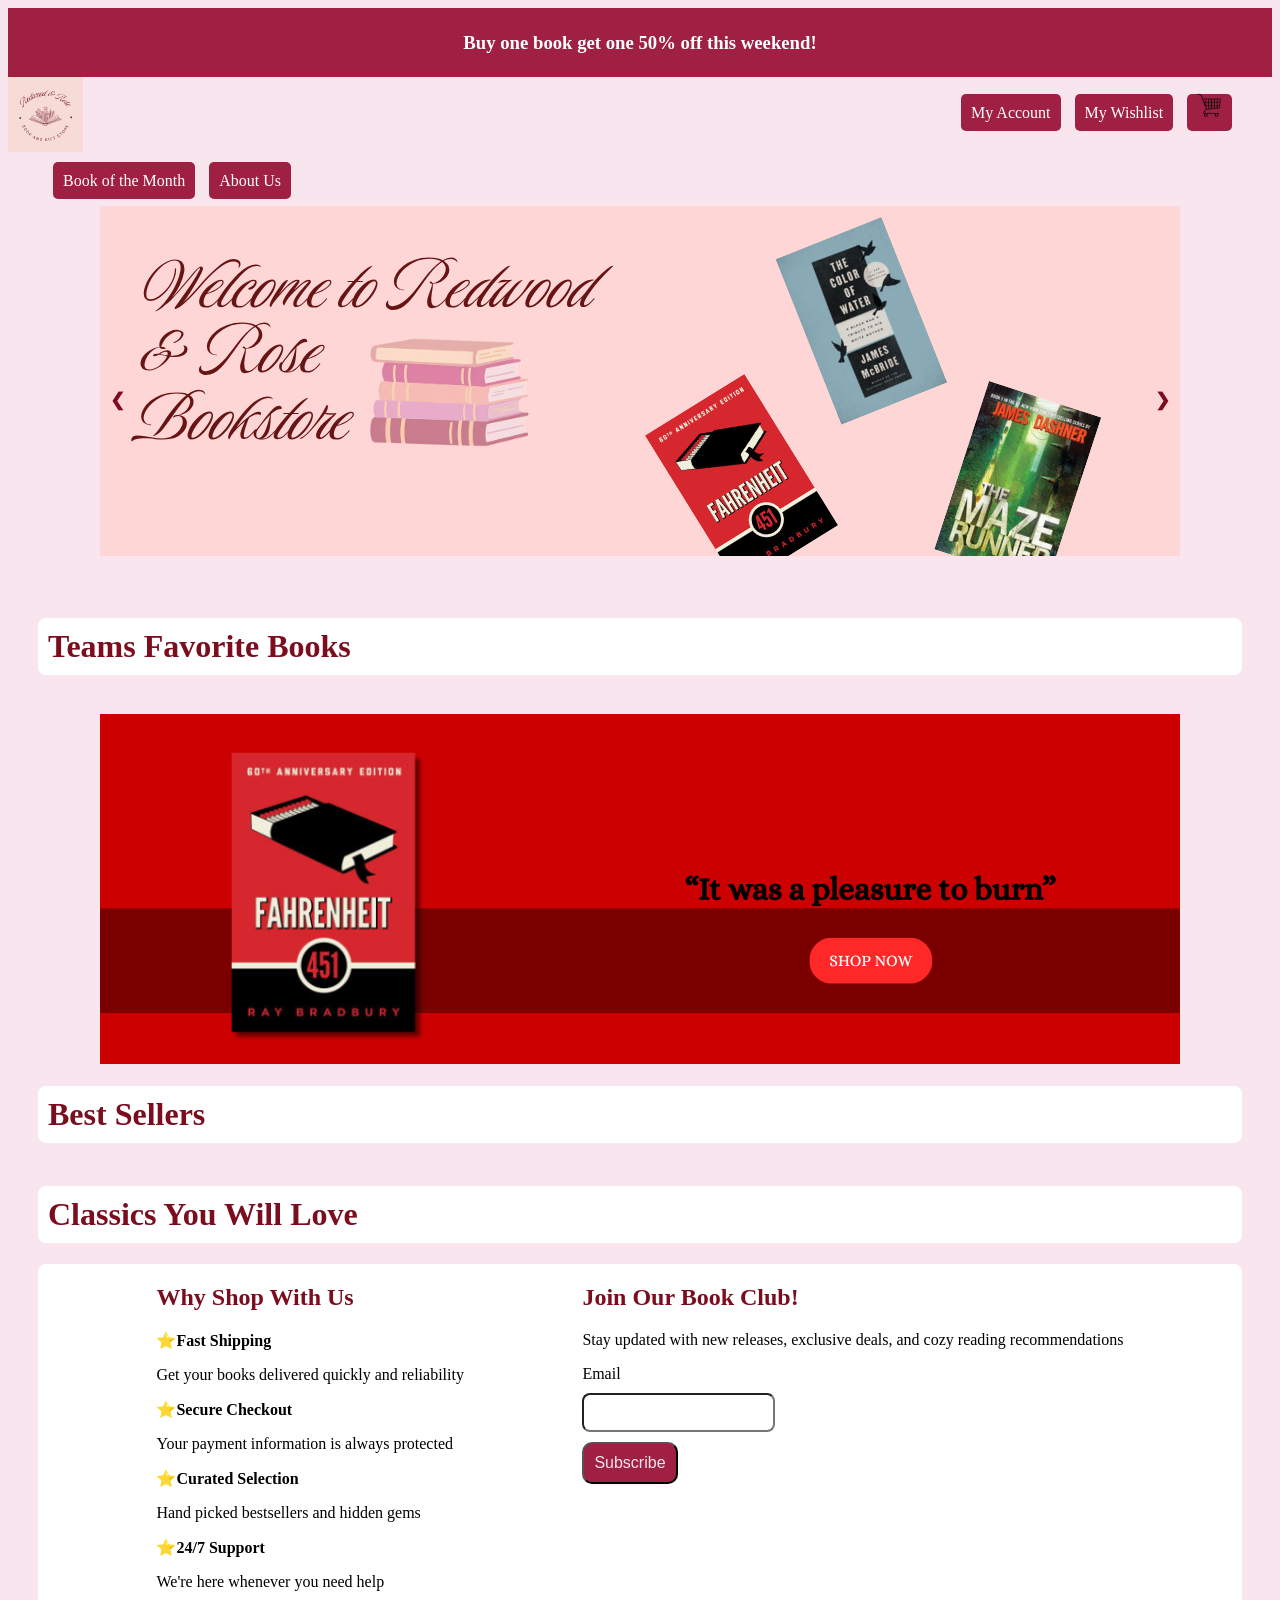
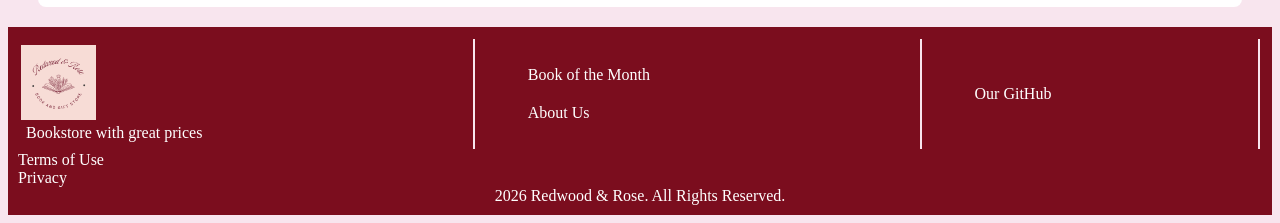
<file: index.html>
<!DOCTYPE html>
<html lang="en">
    <head>
        <meta charset="utf-8">
        <title>Bookstore</title>
        <!--Link your css or javasrcipt here-->
        <link rel="icon" href="images/favicon.ico">
        <link rel="stylesheet" href="css/styling.css">
        <link rel="stylesheet" href="css/home-page-css.css">
    </head>
    <body>
        <div id="main-header">
            <div class="overhead-banner">
                <h3>Buy one book get one 50% off this weekend!</h3>
            </div>
            <!--create a logo-->
            <nav class="profile">
                <a href="index.html"><img src="images/logo.png" alt="Logo"></a>
                <ul>
                    <li><a href="my-account.html">My Account</a></li>
                    <li><a href="wishlistpage.html">My Wishlist</a></li>
                    <li><a href="shopping-cart.html"><img id="icon" src="images/shopping-cart.png"></a></li>
                </ul>
                
            </nav>
            
            <nav class="pages">
                <ul>
                    <li><a href="book-of-the-month.html">Book of the Month</a></li>
                    <li><a href="aboutus.html"> About Us</a></li>
                    <!--Add your pages link here-->
                </ul>
            </nav>
        </div>
        <main> 

            <!--your content goes here-->
            <!--give your main an id so you can style it specifically  without touching the shared layout
            ex. <main id= "About Us"></main>-->


            <div class="slideshow">
                
                <div class="slide">
                    <!--image and button here-->
                    <img src="images/carousel-slides/Welcome-page-slide.png" alt="logo">
                </div>
                <div class="slide">
                    <!--image and button here-->
                    <img src="images/carousel-slides/classic-slide.png" alt="logo">
                </div>
                <!-- <div class="slide">
                    /image and button here/
                    <img src="images/logo.png" alt="logo">
                    <p>Shop Now!</p>
                </div> -->
                <!-- <div class="slide">
                    /image and button here/
                    <img src="images/logo.png" alt="logo">
                    <p>Shop Now!</p>
                </div> -->

                <!--next and previous buttons-->
                <a class="previous" onclick="plusSlides(-1)">&#10094</a>
                <a class="next" onclick="plusSlides(1)">&#10095</a>
                <br>

                <!--dots and circles at the bottom of the slideshow-->
                <div style="text-align:center">
                    <span class="dot" onclick="currentSlide(1)"></span>
                    <span class="dot" onclick="currentSlide(2)"></span>
                    <!-- <span class="dot" onclick="currentSlide(3)"></span>
                    <span class="dot" onclick="currentSlide(4)"></span> -->
                </div>
            </div>

             <h1>Teams Favorite Books</h1><br>
            <div class="team-fav-books">
                <script src="javascript/script.js"></script>
            </div>

            

            <div class="featured-ad">
                <a href="book.html?isbn=9781451673319&price=17"><img src="images/Fahrenheit-451-featured-ad.png" alt="Fahrenheit 451 featured ad"></a> 
            </div>

            <h1>Best Sellers</h1>
            <div class="best-seller"></div>

            <h1>Classics You Will Love</h1>
            <div class="classics"></div>

            <div class="bottom-section">
                <div class="WSWU">
                    <h2>Why Shop With Us</h2>
                    <p><strong>⭐Fast Shipping</strong></p>
                    <p>Get your books delivered quickly and reliability</p>
                    <p><strong>⭐Secure Checkout</strong></p>
                    <p>Your payment information is always protected</p>
                    <p><strong>⭐Curated Selection</strong></p>
                    <p>Hand picked bestsellers and hidden gems</p>
                    <p><strong>⭐24/7 Support</strong></p>
                    <p>We're here whenever you need help</p>
                </div>
                <div class="newsletter">
                    <h2>Join Our Book Club!</h2>
                    <p>Stay updated with new releases, exclusive deals, and cozy reading recommendations</p>
                    <form>
                        <label for="email">Email</label><br>
                        <input type="email" name="email" id="email">
                    </form>
                    <button onclick="alert('Thank you for subscribing to our newsletter!')">Subscribe</button>
                </div>
            </div>
        </main>
        <footer>
            <table>
                <thead>

                </thead>
                <tfoot>

                </tfoot>
                <tbody>
                    <tr>
                        <td><!--coloumn 1-->
                            <img src="images/logo.png" alt="logo"><br>
                            <p>Bookstore with great prices</p>
                        </td>
                        <td><!--column 2-->
                            <!--second page nav bar-->
                            <nav class="secondary-nav">
                                <ul>
                                    <li><a href="book-of-the-month.html">Book of the Month</a></li>
                                    <li><a href="aboutus.html"> About Us</a></li>
                                    <!--Add your pages link here-->
                                </ul>
                            </nav>
                        </td>
                        <td><!--coloumn 3-->
                            <nav class="social-nav">
                                <ul>
                                    <li><a href="https://github.com/adrianacuan98-prog/Web-Programming-project">Our GitHub</a></li>
                                    <!--add social links here-->
                                </ul>
                            </nav>
                        </td>
                    </tr>
                </tbody>
            </table>
            

            
            <a href="pages/termsofuse.html">Terms of Use</a><br>
            <a href="pages/privacy.html">Privacy</a><br>
            <div class="copyright">
                <p> 2026 Redwood & Rose. All Rights Reserved.</p>
            </div>
        </footer>

        <!--Javascript scripts here-->
        <script src="javascript/home-page.js"></script>
        <script src="data/books.js"></script>
        <script src="javascript/script.js"></script>

    </body>
</html>
</file>
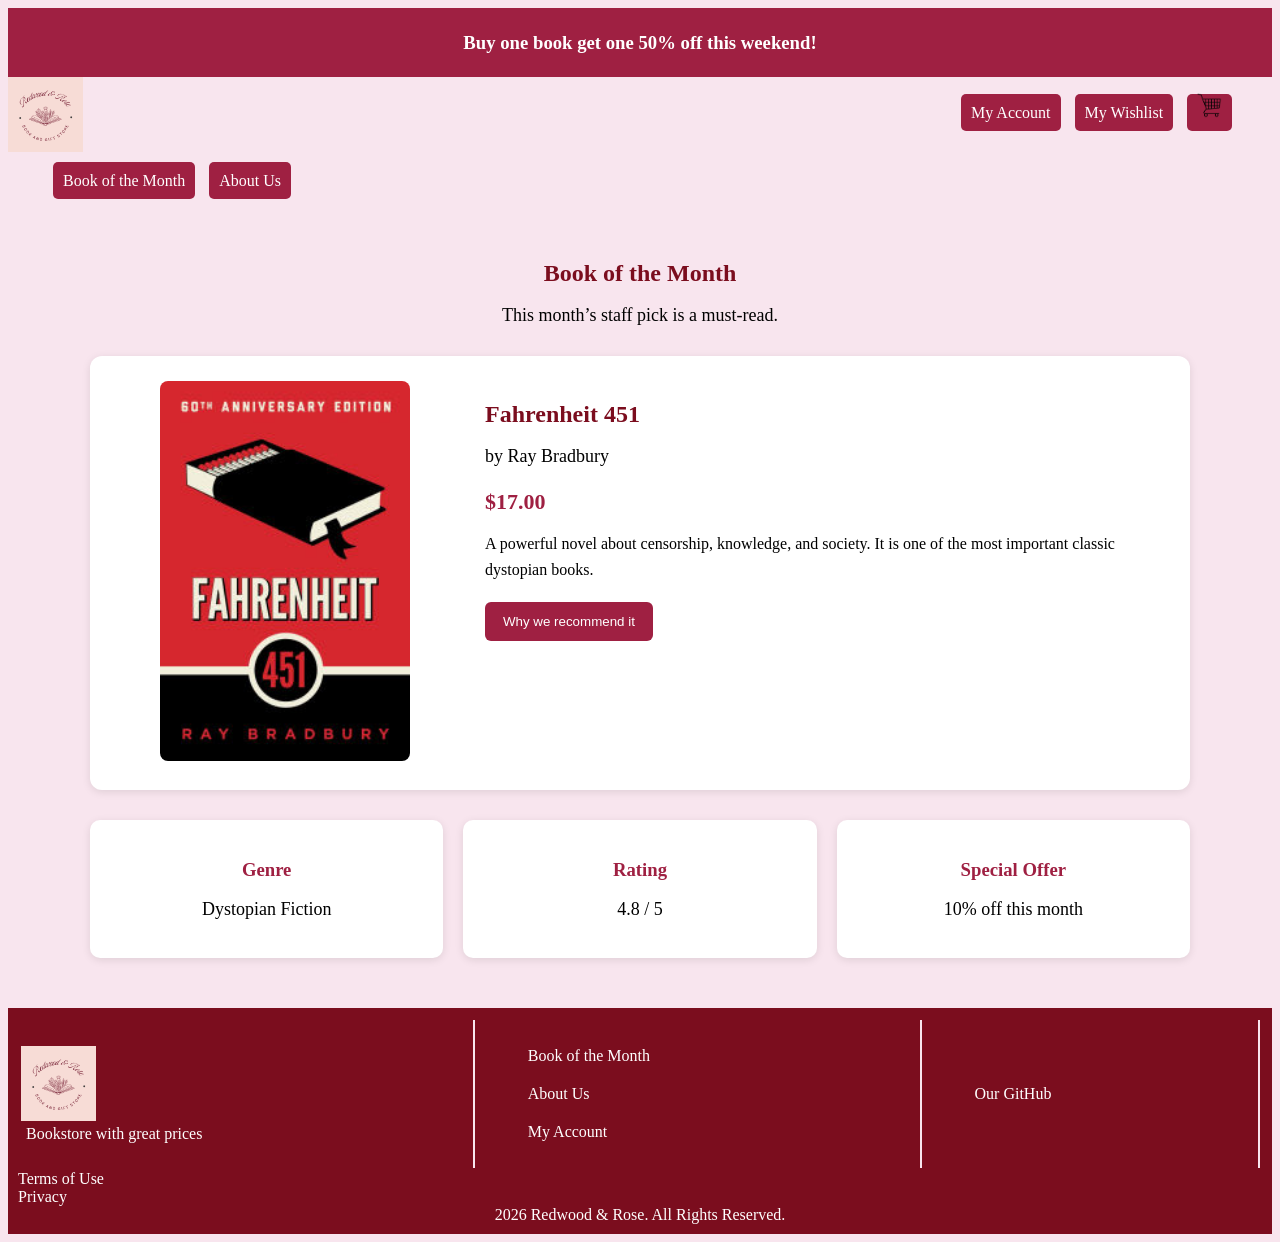
<file: book-of-the-month.html>
<!DOCTYPE html>
<html lang="en">
    <head>
        <meta charset="utf-8">
        <title>Book of the Month</title>
        <link rel="icon" href=" images/favicon.ico">
        <link rel="stylesheet" href=" css/styling.css">
        <link rel="stylesheet" href=" css/book-of-the-month.css">
    </head>
    <body>
        <div id="main-header">
            <div class="overhead-banner">
                <h3>Buy one book get one 50% off this weekend!</h3>
            </div>

            <nav class="profile">
                <a href=" index.html"><img src=" images/logo.png" alt="Logo"></a>
                <ul>
                    <li><a href="my-account.html">My Account</a></li>
                    <li><a href="wishlistpage.html">My Wishlist</a></li>
                    <li><a href="shopping-cart.html"><img id="icon" src=" images/shopping-cart.png" alt="Shopping Cart"></a></li>
                </ul>
            </nav>

            <nav class="pages">
                <ul>
                    <li><a href="book-of-the-month.html">Book of the Month</a></li>
                    <li><a href="aboutus.html">About Us</a></li>
                </ul>
            </nav>
        </div>

        <main id="book-month-page">
            <section class="book-month-banner">
                <h1>Book of the Month</h1>
                <p>This month’s staff pick is a must-read.</p>
            </section>

            <section class="book-feature-card">
                <div class="book-image-section">
                    <img id="featured-book-image" src=" images/Fahrenheit_451.jpg" alt="Book of the Month">
                </div>

                <div class="book-info-section">
                    <h2 id="featured-book-title">Fahrenheit 451</h2>
                    <p class="author">by <span id="featured-book-author">Ray Bradbury</span></p>
                    <p id="featured-book-price" class="price">$17.00</p>

                    <p id="featured-book-description" class="description">
                        A powerful novel about censorship, knowledge, and society.
                        It is one of the most important classic dystopian books.
                    </p>

                    <button id="recommend-btn">Why we recommend it</button>
                    <p id="recommend-text"></p>
                </div>
            </section>

            <section class="book-extra-info">
                <div class="info-box">
                    <h3>Genre</h3>
                    <p id="featured-book-genre">Dystopian Fiction</p>
                </div>

                <div class="info-box">
                    <h3>Rating</h3>
                    <p id="featured-book-rating">4.8 / 5</p>
                </div>

                <div class="info-box">
                    <h3>Special Offer</h3>
                    <p>10% off this month</p>
                </div>
            </section>
        </main>

        <footer>
            <table>
                <tbody>
                    <tr>
                        <td>
                            <img src=" images/logo.png" alt="logo"><br>
                            <p>Bookstore with great prices</p>
                        </td>
                        <td>
                            <nav class="secondary-nav">
                                <ul>
                                    <li><a href="book-of-the-month.html">Book of the Month</a></li>
                                    <li><a href="aboutus.html">About Us</a></li>
                                    <li><a href="my-account.html">My Account</a></li>
                                </ul>
                            </nav>
                        </td>
                        <td>
                            <nav class="social-nav">
                                <ul>
                                    <li><a href="https://github.com/adrianacuan98-prog/Web-Programming-project">Our GitHub</a></li>
                                </ul>
                            </nav>
                        </td>
                    </tr>
                </tbody>
            </table>

            <a href=" termsofuse.html">Terms of Use</a><br>
            <a href=" privacy.html">Privacy</a><br>
            <div class="copyright">
                <p>2026 Redwood & Rose. All Rights Reserved.</p>
            </div>
        </footer>

        <script src=" javascript/book-of-the-month.js"></script>
    </body>
</html>
</file>
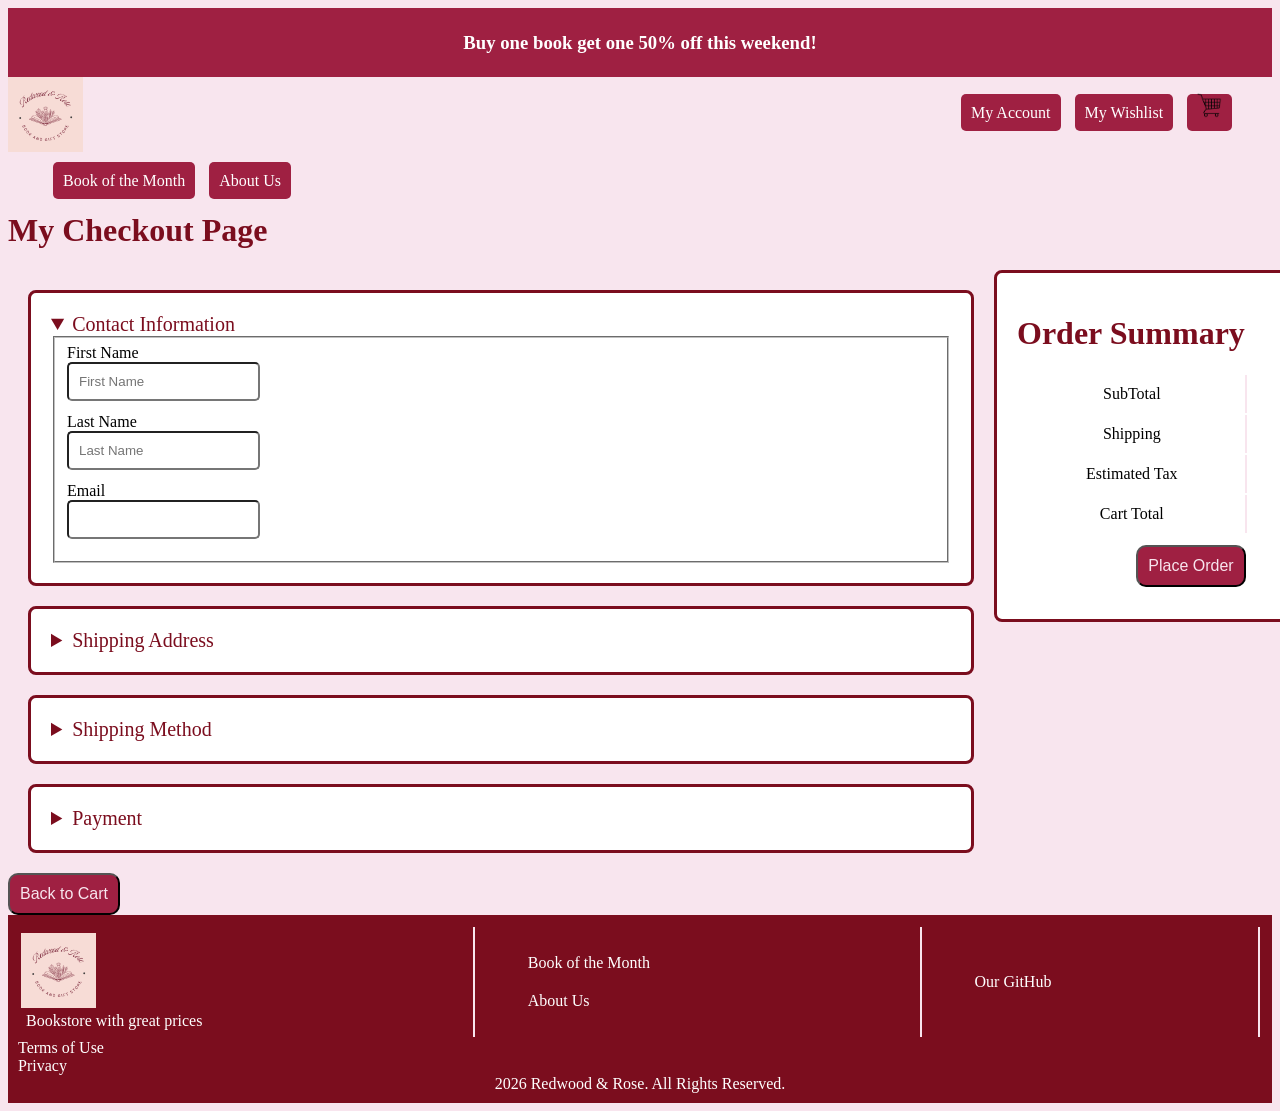
<file: checkout-page.html>
<!DOCTYPE html>
<html lang="en">
    <head>
        <meta charset="utf-8">
        <title>Checkout</title>
        <!--Link your css or javasrcipt here-->
        <link rel="icon" href=" images/favicon.ico">
        <link rel="stylesheet" href=" css/styling.css">
        <link rel="stylesheet" href=" css/checkout.css">
    </head>
    <body>
        <div id="main-header">
            <div class="overhead-banner">
                <h3>Buy one book get one 50% off this weekend!</h3>
            </div>
            <!--create a logo-->
            <nav class="profile">
                <a href=" index.html"><img src=" images/logo.png" alt="Logo"></a>
                <ul>
                    <li><a href="my-account.html">My Account</a></li>
                    <li><a href="wishlistpage.html">My Wishlist</a></li>
                    <li><a href="shopping-cart.html"><img id="icon" src=" images/shopping-cart.png"></a></li>
                </ul>
                
            </nav>
            
            <nav class="pages">
                <ul>
                    <li><a href="book-of-the-month.html">Book of the Month</a></li>
                    <li><a href="aboutus.html"> About Us</a></li>
                    <!--Add your pages link here-->
                </ul>
            </nav>
        </div>
        <main> 

            <!--your content goes here-->
            <!--give your main an id so you can style it specifically  without touching the shared layout
            ex. <main id= "About Us"></main>-->

            <!--A details for the section-->

            <h1>My Checkout Page</h1>
            <div class="check-page">
            <div class="cards">
                <form method="get" action="http://www.randyconnolly.com/tests/process.php">
                    <details class="contact-information" open>
                        <summary>Contact Information</summary>                       <form method="get" action="https://www.barnesandnoble.com/action_page.php"><!--error-->
                            <fieldset>
                                
                                <lable for="fname">First Name</lable><br>
                                <input type="text" name="firstName" id="fname" placeholder="First Name" required><br>
                                <lable for="lname">Last Name</lable><br>
                                <input type="text" name="lastName" id="lname" placeholder="Last Name"><br>
                                <label for="email">Email</label><br>
                                <input type="email" name="email" id="email" required><br>

                    </details>
                    <details class="shipping-address">
                        <summary>Shipping Address</summary>
                        
                        <label for="streetaddr">Street Address</label><br>
                        <input type="text" name="street-address" id="streetaddr" required><br>
                        <label for="city">City</label><br>
                        <input type="text" name="city" id="city" required><br>
                        <label for="zipCode">Zip Code</label><br>
                        <input type="number" name="zipcode" id="zipCode" required><br>
                        <label for="country">Country</label><br>
                        <select name="country">
                            <option>United States</option>
                            <option>Canada</option>
                            <option>Puerto Rico</option>
                            <option>Hawaii</option>
                        </select><br>
                        
                    </details>
                    <details class="shipping-method">
                        <summary>Shipping Method</summary>
                        <label for="ecomShip">Economy Shipping: 5-8 business days: $3.99</label>
                        <input type="radio" name="shippingMethod" value="3.99"><br>
                        <label for="stanShip">Standard Shipping: 3-5 business days: $4.99</label>
                        <input type="radio" name="shippingMethod" value="4.99"><br>
                        <label for="expressShip">Economy Shipping: 2-3 business days: $9.99</label>
                        <input type="radio" name="shippingMethod" value="9.99"><br>
                    </details>
                    <details class="payment">
                        <summary>Payment</summary>
                        
                        <label for="nameCard">Name on Card</label><br>
                        <input type="text" name="nameCard" id="nameCard" required><br>
                        <label for="cardNum">Card Number</label><br>
                        <input type="text" name="cardNum" id="cardNum" placeholder="5555-5555-5555-5555" pattern="[0-9]{4}-[0-9]{4}-[0-9]{4}-[0-9]{4}" required><br>
                        <label for="cvv">CVV</label><br>
                        <input type="text" name="cvv"id=cvv placeholder="123" pattern="[0-9]{3}" required><br>
                        <label for="expDate">Expiration Date</label><br>
                        <input type="month" name="expDate" id="expDate" placeholder="MM/YY" required><br>
                        <input type="submit">
                        <input type="reset">
                    </details> 
                    </fieldset>
                </form>
            </div>
            <div class="summary">
                <h1>Order Summary</h1>
                 <table id="order-summary">
                <thead>
                    
                </thead>
                <tfoot>

                </tfoot>
                <tbody>
                    <tr>
                        <td>SubTotal</td>
                        <td id="subtotal">$0.00</td>
                        
                    </tr>
                    <tr>
                        <td>Shipping</td>
                        <td id="shipping">$0.00</td>
                    </tr>
                    <tr>
                        <td>Estimated Tax</td>
                        <td id="tax">$0.00</td>
                    </tr>
                    <tr>
                        <td>Cart Total</td>
                        <td id="total">$0.00</td>
                    </tr>
                    <tr class="button">
                        <td colspan="2"><button onclick="alert('Your order has been submitted!')">Place Order</button></td>
                    </tr>
                </tbody>
            </table>
            </div>
            </div>
            <button onclick="document.location.href='shopping-cart.html'">Back to Cart</button>

            <!-- <div id="modal-form">
                <div>
                    <span class="close-model">close</span>
                    <p>text here</p>
                </div>
            </div> -->

        </main>
        <footer>
            <table>
                <thead>

                </thead>
                <tfoot>

                </tfoot>
                <tbody>
                    <tr>
                        <td><!--coloumn 1-->
                            <img src=" images/logo.png" alt="logo"><br>
                            <p>Bookstore with great prices</p>
                        </td>
                        <td><!--column 2-->
                            <!--second page nav bar-->
                            <nav class="secondary-nav">
                                <ul>
                                    <li><a href="book-of-the-month.html">Book of the Month</a></li>
                                    <li><a href="aboutus.html"> About Us</a></li>
                                    <!--Add your pages link here-->
                                </ul>
                            </nav>
                        </td>
                        <td><!--coloumn 3-->
                            <nav class="social-nav">
                                <ul>
                                    <li><a href="https://github.com/adrianacuan98-prog/Web-Programming-project">Our GitHub</a></li>
                                    <!--add social links here-->
                                </ul>
                            </nav>
                        </td>
                    </tr>
                </tbody>
            </table>
            

            
            <a href="termsofuse.html">Terms of Use</a><br>
            <a href="privacy.html">Privacy</a><br>
            <div class="copyright">
                <p> 2026 Redwood & Rose. All Rights Reserved.</p>
            </div>
        </footer>

        <!--Javascript scripts here-->
        <script src=" javascript/script.js"></script>
        <script src=" javascript/checkout.js"></script>

    </body>
</html>
</file>
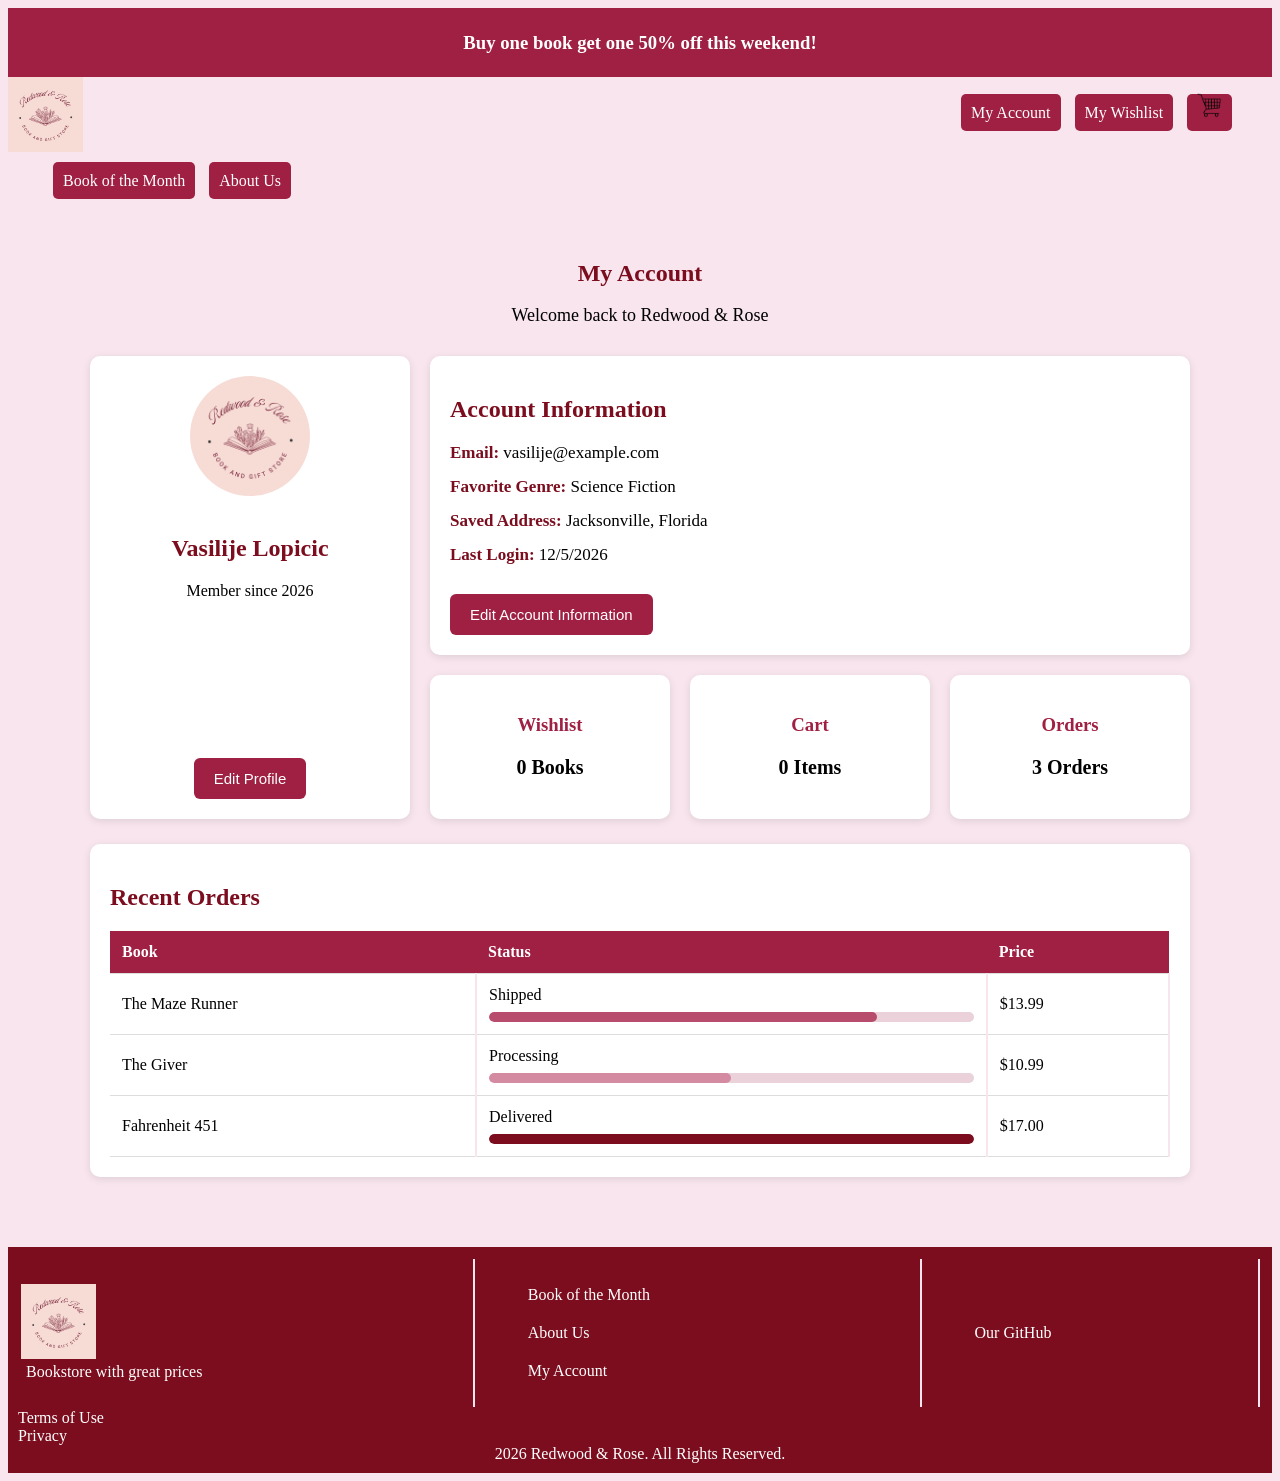
<file: my-account.html>
<!DOCTYPE html>
<html lang="en">
    <head>
        <meta charset="utf-8">
        <title>My Account</title>
        <link rel="icon" href=" images/favicon.ico">
        <link rel="stylesheet" href=" css/styling.css">
        <link rel="stylesheet" href=" css/account-page.css">
    </head>
    <body>
        <div id="main-header">
            <div class="overhead-banner">
                <h3>Buy one book get one 50% off this weekend!</h3>
            </div>

            <nav class="profile">
                <a href=" index.html"><img src=" images/logo.png" alt="Logo"></a>
                <ul>
                    <li><a href="my-account.html">My Account</a></li>
                    <li><a href="wishlistpage.html">My Wishlist</a></li>
                    <li><a href="shopping-cart.html"><img id="icon" src=" images/shopping-cart.png" alt="Shopping Cart"></a></li>
                </ul>
            </nav>

            <nav class="pages">
                <ul>
                    <li><a href="book-of-the-month.html">Book of the Month</a></li>
                    <li><a href="aboutus.html">About Us</a></li>
                </ul>
            </nav>
        </div>

        <main id="account-page">
            <section class="account-hero">
                <h1>My Account</h1>
                <p>Welcome back to Redwood & Rose</p>
            </section>

            <section class="account-layout">
                <div class="account-card profile-card">
                    <div>
                        <img src=" images/logo.png" alt="Profile picture" class="account-avatar">
                        <h2 id="user-name">Vasilije Lopicic</h2>
                        <p id="membership-text">Member since 2026</p>
                    </div>

                    <div class="profile-buttons">
                        <button id="edit-btn">Edit Profile</button>
                    </div>
                </div>

                <div class="right-side">
                    <div class="account-card info-card">
                        <h2>Account Information</h2>

                        <div class="info-row">
                            <span class="label">Email:</span>
                            <span id="user-email">vasilije@example.com</span>
                        </div>

                        <div class="info-row">
                            <span class="label">Favorite Genre:</span>
                            <span id="user-genre">Science Fiction</span>
                        </div>

                        <div class="info-row">
                            <span class="label">Saved Address:</span>
                            <span id="user-address">Jacksonville, Florida</span>
                        </div>

                        <div class="info-row">
                            <span class="label">Last Login:</span>
                            <span id="last-login">Loading...</span>
                        </div>

                        <button id="edit-info-btn">Edit Account Information</button>
                    </div>

                    <section class="account-stats">
                        <div class="account-card stat-box">
                            <h3>Wishlist</h3>
                            <p id="wishlist-count">4 Books</p>
                        </div>

                        <div class="account-card stat-box">
                            <h3>Cart</h3>
                            <p id="cart-count">2 Items</p>
                        </div>

                        <div class="account-card stat-box">
                            <h3>Orders</h3>
                            <p id="orders-count">3 Orders</p>
                        </div>
                    </section>
                </div>
            </section>

            <section class="account-card recent-orders">
                <h2>Recent Orders</h2>
                <table class="orders-table">
                    <thead>
                        <tr>
                            <th>Book</th>
                            <th>Status</th>
                            <th>Price</th>
                        </tr>
                    </thead>
                    <tbody>
                        <tr>
                            <td>The Maze Runner</td>
                            <td>
                                <div class="status-cell">
                                    <span>Shipped</span>
                                    <div class="status-bar">
                                        <div class="status-fill shipped"></div>
                                    </div>
                                </div>
                            </td>
                            <td>$13.99</td>
                        </tr>
                        <tr>
                            <td>The Giver</td>
                            <td>
                                <div class="status-cell">
                                    <span>Processing</span>
                                    <div class="status-bar">
                                        <div class="status-fill processing"></div>
                                    </div>
                                </div>
                            </td>
                            <td>$10.99</td>
                        </tr>
                        <tr>
                            <td>Fahrenheit 451</td>
                            <td>
                                <div class="status-cell">
                                    <span>Delivered</span>
                                    <div class="status-bar">
                                        <div class="status-fill delivered"></div>
                                    </div>
                                </div>
                            </td>
                            <td>$17.00</td>
                        </tr>
                    </tbody>
                </table>
            </section>
        </main>

        <footer>
            <table>
                <tbody>
                    <tr>
                        <td>
                            <img src=" images/logo.png" alt="logo"><br>
                            <p>Bookstore with great prices</p>
                        </td>
                        <td>
                            <nav class="secondary-nav">
                                <ul>
                                    <li><a href="book-of-the-month.html">Book of the Month</a></li>
                                    <li><a href="aboutus.html">About Us</a></li>
                                    <li><a href="my-account.html">My Account</a></li>
                                </ul>
                            </nav>
                        </td>
                        <td>
                            <nav class="social-nav">
                                <ul>
                                    <li><a href="https://github.com/adrianacuan98-prog/Web-Programming-project">Our GitHub</a></li>
                                </ul>
                            </nav>
                        </td>
                    </tr>
                </tbody>
            </table>

            <a href="termsofuse.html">Terms of Use</a><br>
            <a href="privacy.html">Privacy</a><br>
            <div class="copyright">
                <p>2026 Redwood & Rose. All Rights Reserved.</p>
            </div>
        </footer>

        <script src=" javascript/account-page.js"></script>
    </body>
</html>
</file>
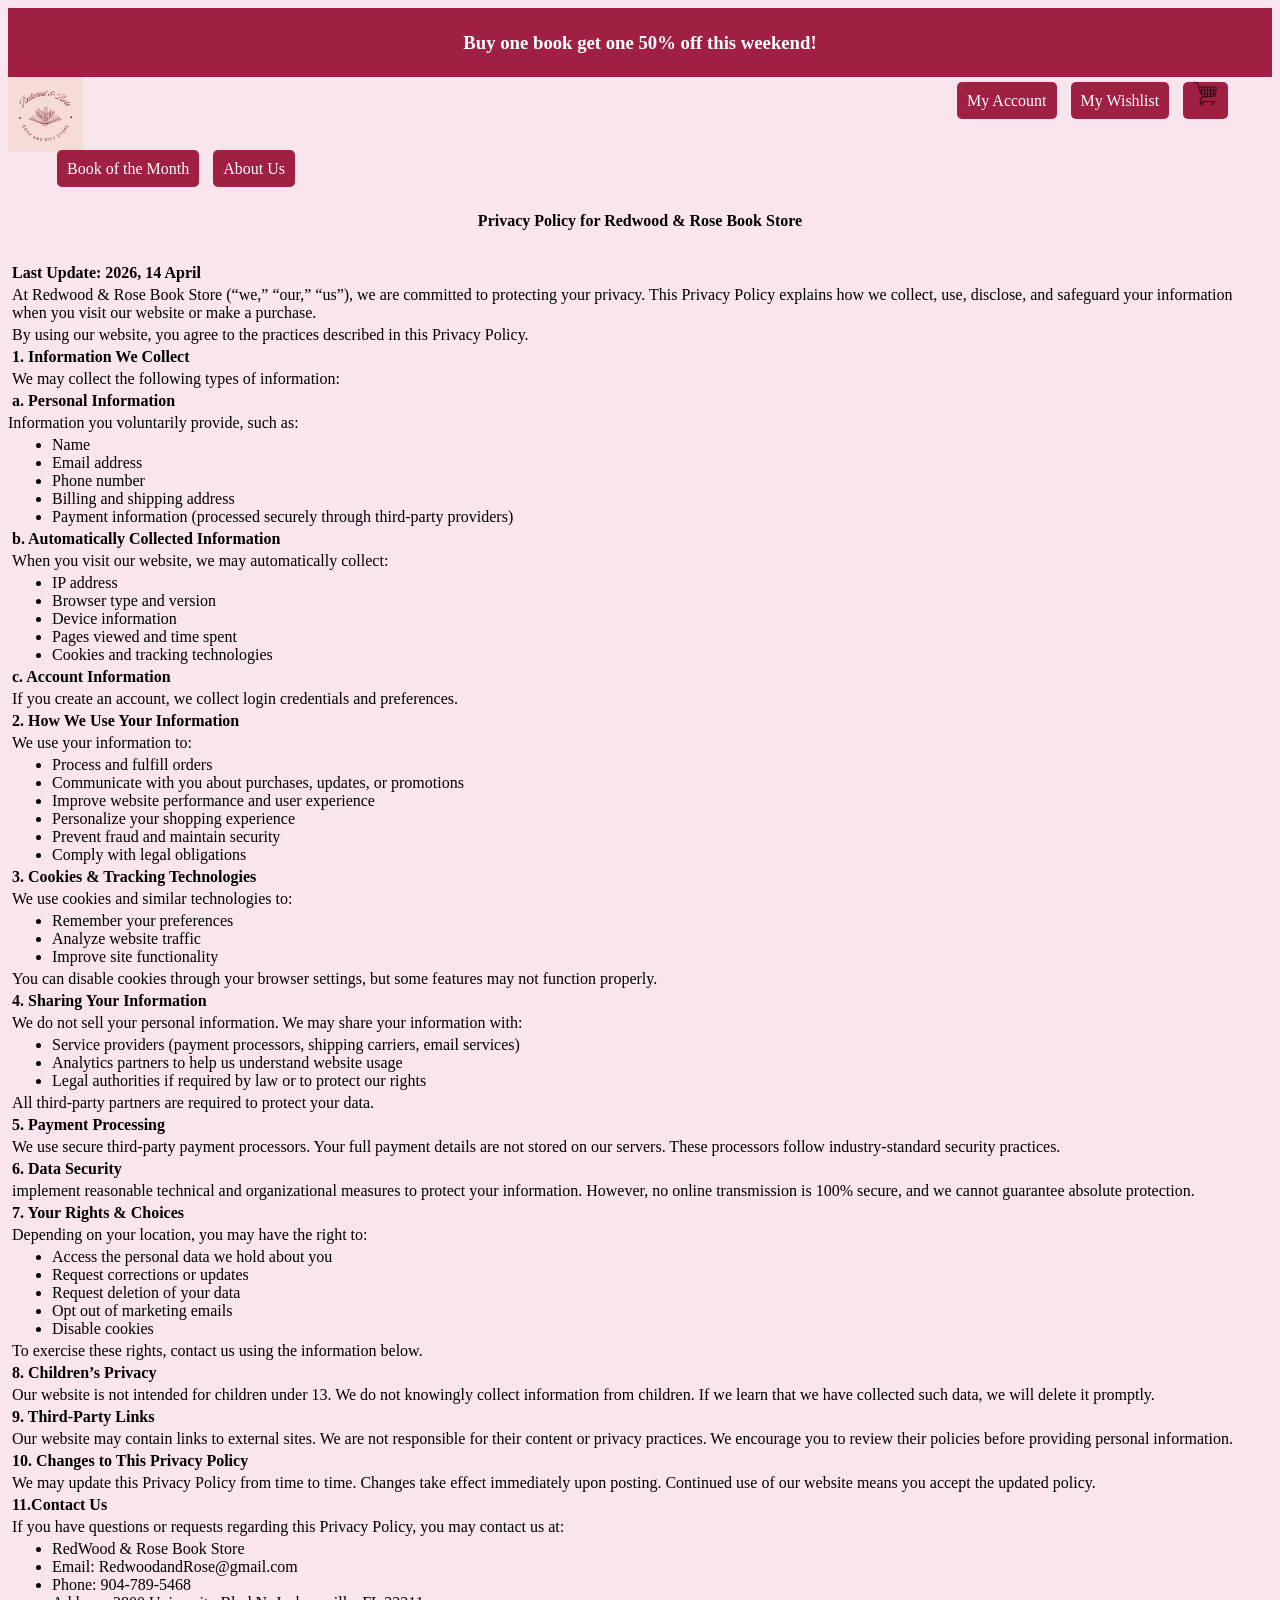
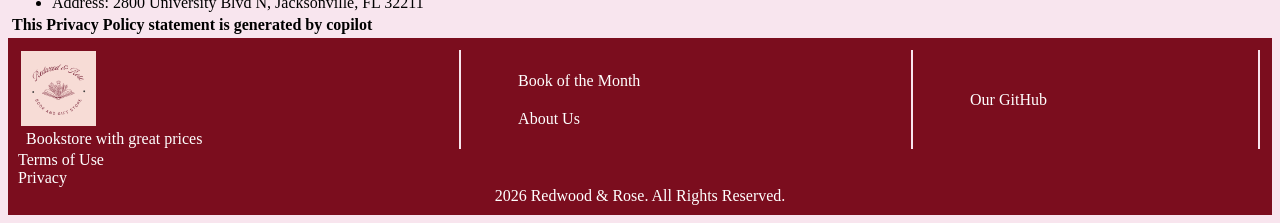
<file: privacy.html>
<!DOCTYPE html>
<html lang="en">
    <head>
        <meta charset="utf-8">
        <title>Privacy Policy</title>
        <!--Link your css or javasrcipt here-->
        <link rel="icon" href=" images/favicon.ico">
        <link rel="stylesheet" href=" css/privacy.css">
        <link rel="stylesheet" href=" css/styling.css">
    </head>
    <body>
        <div id="main-header">
            <div class="overhead-banner">
                <h3>Buy one book get one 50% off this weekend!</h3>
            </div>
            <!--create a logo-->
            <nav class="profile">
                <a href=" index.html"><img src=" images/logo.png" alt="Logo"></a>
                <ul>
                    <li><a href="my-account.html">My Account</a></li>
                    <li><a href="wishlistpage.html">My Wishlist</a></li>
                    <li><a href="shopping-cart.html"><img id="icon" src=" images/shopping-cart.png"></a></li>
                </ul>
                
            </nav>
            
            <nav class="pages">
                <ul>
                    <li><a href="book-of-the-month.html">Book of the Month</a></li>
                    <li><a href="aboutus.html"> About Us</a></li>
                    <!--Add your pages link here-->
                </ul>
            </nav>
        </div>
        <main id = "privacyuse"> 

            <!--your content goes here-->
            <!--give your main an id so you can style it specifically  without touching the shared layout
            ex. <main id= "About Us"></main>-->

        </br>
        <p id = "p1"><strong> Privacy Policy for Redwood & Rose Book Store</strong></p></br>
<p><strong>Last Update: 2026, 14 April</strong></p>

<p>At Redwood & Rose Book Store (“we,” “our,” “us”), we are committed to protecting your privacy. This Privacy Policy explains how we collect, use, disclose, and safeguard your information when you visit our website or make a purchase.</p>

<p>By using our website, you agree to the practices described in this Privacy Policy.</p>

<div>
<p><strong>1. Information We Collect </strong></p>
<p>We may collect the following types of information:</p>

<p><strong>a. Personal Information</strong></p>
Information you voluntarily provide, such as:
<ul>
<li>Name</li>

<li>Email address</li>

<li>Phone number</li>

<li>Billing and shipping address</li>

<li>Payment information (processed securely through third‑party providers)</li>
</ul> 

<p><strong>b. Automatically Collected Information</strong></p>
<p>When you visit our website, we may automatically collect:</p>
<ul>
<li>IP address</li>

<li>Browser type and version</li>

<li>Device information</li>

<li>Pages viewed and time spent</li>

<li>Cookies and tracking technologies</li>
</ul>
<p><strong>c. Account Information</strong></p>
<p>If you create an account, we collect login credentials and preferences.</p>
</div>

<div>
<p><strong>2. How We Use Your Information</strong></p>
<p>We use your information to:</p>
<ul>
<li>Process and fulfill orders</li>

<li>Communicate with you about purchases, updates, or promotions</li>

<li>Improve website performance and user experience</li>

<li>Personalize your shopping experience</li>

<li>Prevent fraud and maintain security</li>

<li>Comply with legal obligations</li>
</ul>
</div>

<div>
<p><strong>3. Cookies & Tracking Technologies</strong></p>
<p>We use cookies and similar technologies to:</p>
<ul>
<li>Remember your preferences</li>

<li>Analyze website traffic</li>

<li>Improve site functionality</li>
</ul>
<p>You can disable cookies through your browser settings, but some features may not function properly.</p>
</div>

<div>
<p><strong>4. Sharing Your Information</strong></p>
<p>We do not sell your personal information. We may share your information with:</p>
<ul>

<li>Service providers (payment processors, shipping carriers, email services)</li>

<li>Analytics partners to help us understand website usage</li>

<li>Legal authorities if required by law or to protect our rights</li>

</ul>
<p>All third‑party partners are required to protect your data.</p>
</div>

<div>
<p><strong>5. Payment Processing</strong></p>
<p>We use secure third‑party payment processors. Your full payment details are not stored on our servers. These processors follow industry‑standard security practices.</p>
</div>

<div>
<p><strong>6. Data Security</strong></p>
<p>implement reasonable technical and organizational measures to protect your information. However, no online transmission is 100% secure, and we cannot guarantee absolute protection.</p>
</div>

<div>
<p><strong>7. Your Rights & Choices</strong></p>
<p>Depending on your location, you may have the right to:</p>
<ul>
<li>Access the personal data we hold about you</li>
<li>Request corrections or updates</li>
<li>Request deletion of your data</li>
<li>Opt out of marketing emails</li>
<li>Disable cookies</li>
</ul>
<p>To exercise these rights, contact us using the information below.</p>
</div>

<div>
<p><strong>8. Children’s Privacy</strong></p>
<p>Our website is not intended for children under 13. We do not knowingly collect information from children. If we learn that we have collected such data, we will delete it promptly.</p>
</div>

<div>
<p><strong>9. Third‑Party Links</strong></p>
<p>Our website may contain links to external sites. We are not responsible for their content or privacy practices. We encourage you to review their policies before providing personal information.</p>
 </div>

<div>
<p><strong>10. Changes to This Privacy Policy</strong></p>
<p>We may update this Privacy Policy from time to time. Changes take effect immediately upon posting. Continued use of our website means you accept the updated policy.</p>
</div>

<div>
<p><strong>11.Contact Us</strong></p>
<p>If you have questions or requests regarding this Privacy Policy, you may contact us at:</p>
<ul>
<li>RedWood & Rose Book Store</li>    
<li>Email: RedwoodandRose@gmail.com</li>
<li>Phone: 904-789-5468</li>
<li>Address: 2800 University Blvd N, Jacksonville, FL 32211</li>
</ul>
</div>

<p><strong>This Privacy Policy statement is generated by copilot</strong></p>
        </main>
        <footer>
            <table>
                <thead>

                </thead>
                <tfoot>

                </tfoot>
                <tbody>
                    <tr>
                        <td><!--coloumn 1-->
                            <img src=" images/logo.png" alt="logo"><br>
                            <p>Bookstore with great prices</p>
                        </td>
                        <td><!--column 2-->
                            <!--second page nav bar-->
                            <nav class="secondary-nav">
                                <ul>
                                    <li><a href="book-of-the-month.html">Book of the Month</a></li>
                                    <li><a href="aboutus.html"> About Us</a></li>
                                    <!--Add your pages link here-->
                                </ul>
                            </nav>
                        </td>
                        <td><!--coloumn 3-->
                            <nav class="social-nav">
                                <ul>
                                    <li><a href="https://github.com/adrianacuan98-prog/Web-Programming-project">Our GitHub</a></li>
                                    <!--add social links here-->
                                </ul>
                            </nav>
                        </td>
                    </tr>
                </tbody>
            </table>
            

            
            <a href="termsofuse.html">Terms of Use</a><br>
            <a href="privacy.html">Privacy</a><br>
            <div class="copyright">
                <p> 2026 Redwood & Rose. All Rights Reserved.</p>
            </div>
        </footer>

        <!--Javascript scripts here-->
        <script src=" javascript/script.js"></script>

    </body>
</html>
</file>
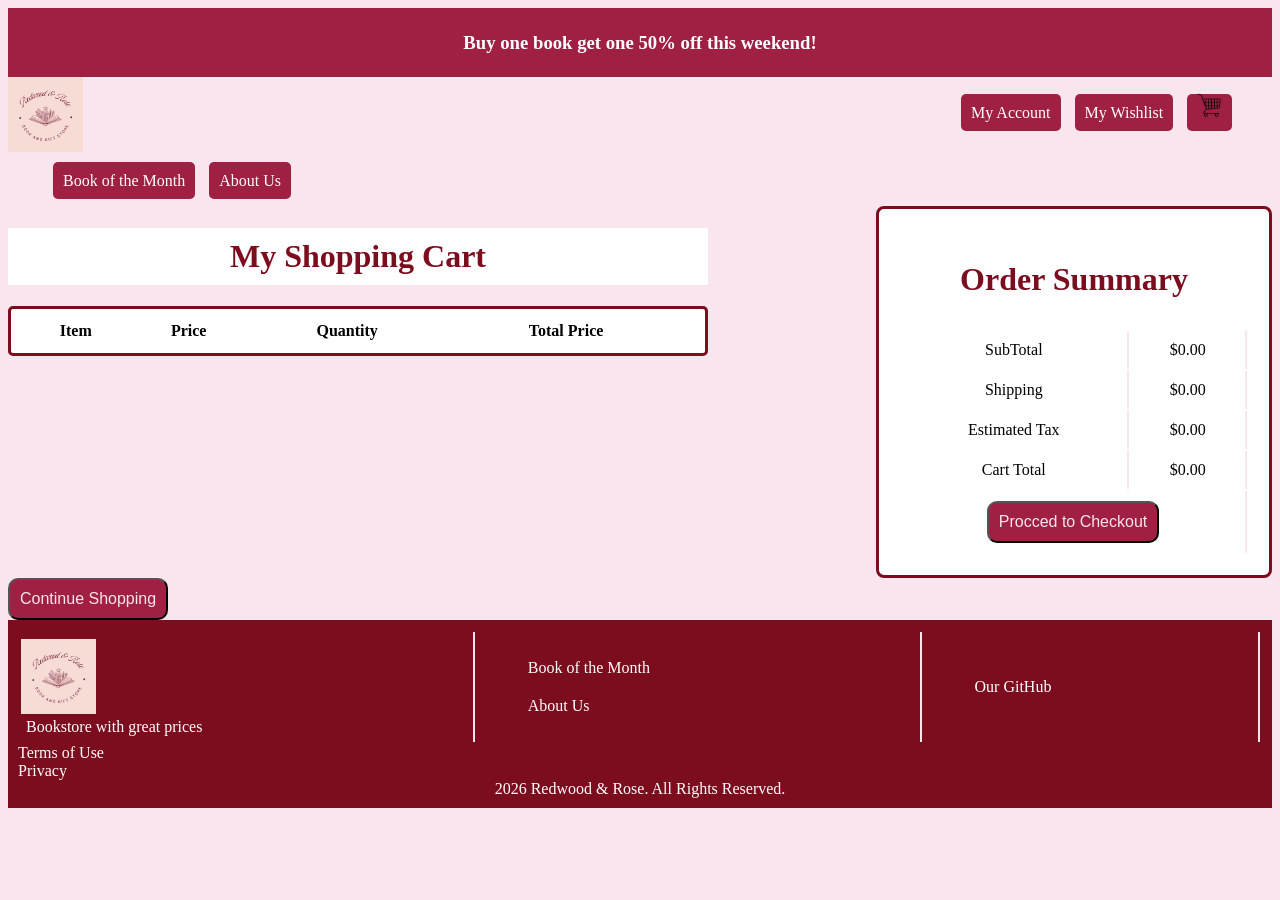
<file: shopping-cart.html>
<!DOCTYPE html>
<html lang="en">
    <head>
        <meta charset="utf-8">
        <title>Shopping Cart</title>
        <!--Link your css or javasrcipt here-->
        <link rel="icon" href=" images/favicon.ico">
        <link rel="stylesheet" href=" css/styling.css">
        <link rel="stylesheet" href=" css/shopping-cart.css">
    </head>
    <body>
        <div id="main-header">
            <div class="overhead-banner">
                <h3>Buy one book get one 50% off this weekend!</h3>
            </div>
            <!--create a logo-->
            <nav class="profile">
                <a href=" index.html"><img src=" images/logo.png" alt="Logo"></a>
                <ul>
                    <li><a href="my-account.html">My Account</a></li>
                    <li><a href="wishlistpage.html">My Wishlist</a></li>
                    <li><a href="shopping-cart.html"><img id="icon" src=" images/shopping-cart.png"></a></li>
                </ul>
                
            </nav>
            
            <nav class="pages">
                <ul>
                    <li><a href="book-of-the-month.html">Book of the Month</a></li>
                    <li><a href="aboutus.html"> About Us</a></li>
                    <!--Add your pages link here-->
                </ul>
            </nav>
        </div>
        <main> 

            <!--your content goes here-->
            <!--give your main an id so you can style it specifically  without touching the shared layout
            ex. <main id= "About Us"></main>-->
            <div class="header">
            
           
            </div>
            <div class="shopping-section">

            <div class="cart-items">
            <h1>My Shopping Cart</h1>
            <table id="shopping-cart">
                <thead>
                    <th>Item</th>
                    <th>Price</th>
                    <th>Quantity</th>
                    <th>Total Price</th>
                    <th> </th>
                </thead>
                <tfoot>

                </tfoot>
                <tbody id="book-items">
                    <!-- <tr>
                        <td>
                            <img src=" images/Fahrenheit_451.jpg">
                            <p>Fahrenheit 451</p>
                        </td>
                        <td>$17.00</td>
                        <td>1</td>
                        <td>$17.00</td>
                        <td><button onclick="removeFromCart(item.isbn)">Remove Book</button></td>
                    </tr>
                    <tr>
                        <td>
                            <img src=" images/Fahrenheit_451.jpg">
                            <p>Fahrenheit 451</p>
                        </td>
                        <td>$17.00</td>
                        <td>1</td>
                        <td>$17.00</td>
                        <td><button onclick="removeFromCart(item.isbn)">Remove Book</button></td>
                    </tr> -->
                </tbody>
            </table>
            <!--The order summary table colspan 2 for button-->
            </div>
            
            <div class="summary">
                 <h1>Order Summary</h1>
            <table id="order-summary">
                <thead>
                    
                </thead>
                <tfoot>

                </tfoot>
                <tbody>
                    <tr>
                        <td>SubTotal</td>
                        <td id="subtotal">$0.00</td>
                        
                    </tr>
                    <tr>
                        <td>Shipping</td>
                        <td>$0.00</td>
                    </tr>
                    <tr>
                        <td>Estimated Tax</td>
                        <td id="tax">$0.00</td>
                    </tr>
                    <tr>
                        <td>Cart Total</td>
                        <td id="total">$0.00</td>
                    </tr>
                    <tr class="button">
                        <td colspan="2"><button onclick="document.location.href='checkout-page.html'">Procced to Checkout</button></td>
                    </tr>
                </tbody>
            </table>
            </div>
            </div>
            <button onclick="document.location=' index.html'">Continue Shopping</button>

        </main>
        <footer>
            <table>
                <thead>

                </thead>
                <tfoot>

                </tfoot>
                <tbody>
                    <tr>
                        <td><!--coloumn 1-->
                            <img src=" images/logo.png" alt="logo"><br>
                            <p>Bookstore with great prices</p>
                        </td>
                        <td><!--column 2-->
                            <!--second page nav bar-->
                            <nav class="secondary-nav">
                                <ul>
                                    <li><a href="book-of-the-month.html">Book of the Month</a></li>
                                    <li><a href="aboutus.html"> About Us</a></li>
                                    <!--Add your pages link here-->
                                </ul>
                            </nav>
                        </td>
                        <td><!--coloumn 3-->
                            <nav class="social-nav">
                                <ul>
                                    <li><a href="https://github.com/adrianacuan98-prog/Web-Programming-project">Our GitHub</a></li>
                                    <!--add social links here-->
                                </ul>
                            </nav>
                        </td>
                    </tr>
                </tbody>
            </table>
            

            
            <a href="termsofuse.html">Terms of Use</a><br>
            <a href="privacy.html">Privacy</a><br>
            <div class="copyright">
                <p> 2026 Redwood & Rose. All Rights Reserved.</p>
            </div>
        </footer>

        <!--Javascript scripts here-->
        <script src=" javascript/script.js"></script>

    </body>
</html>
</file>
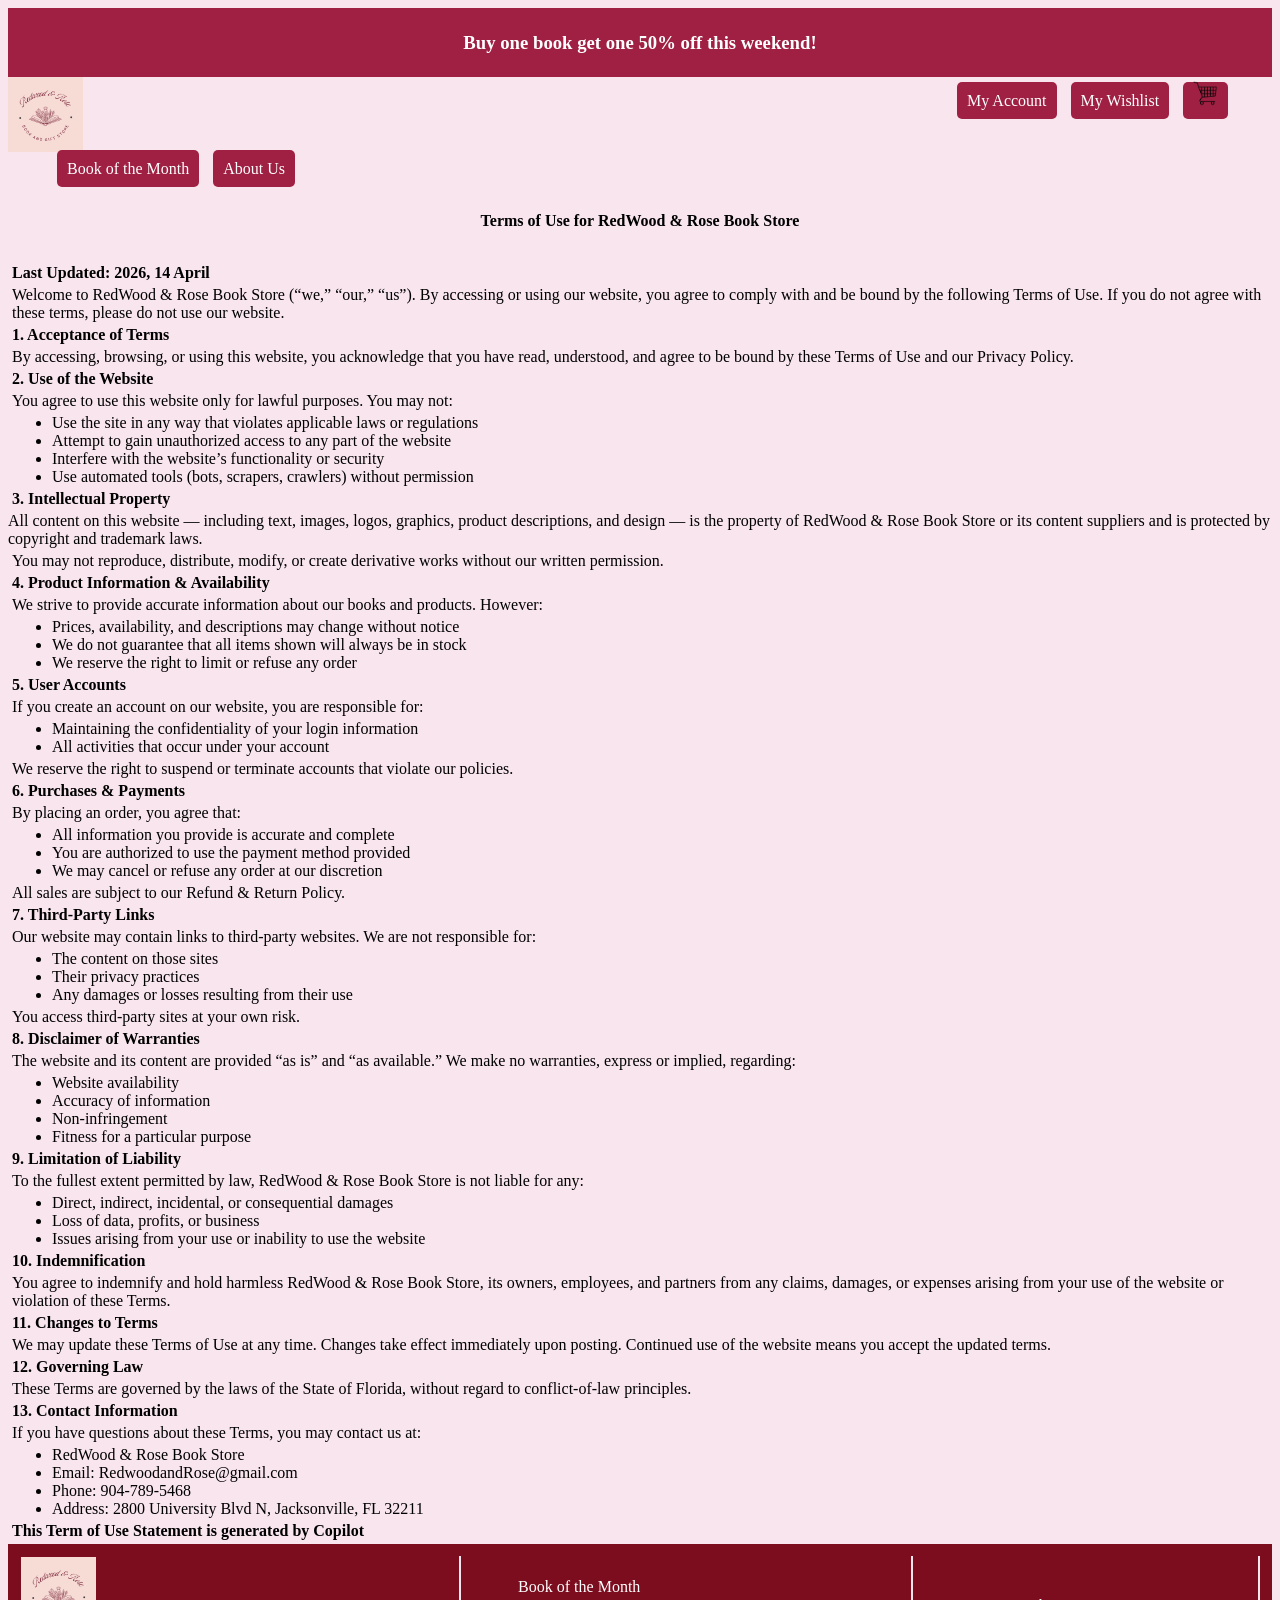
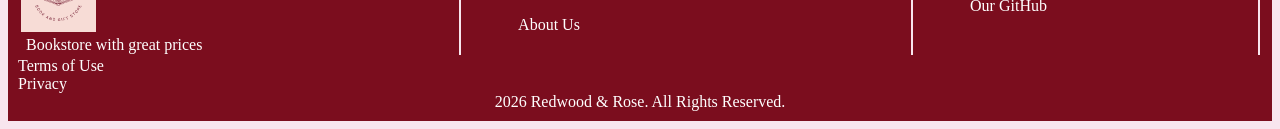
<file: termsofuse.html>
<!DOCTYPE html>
<html lang="en">
    <head>
        <meta charset="utf-8">
        <title>Terms of Use</title>
        <!--Link your css or javasrcipt here-->
        <link rel="icon" href=" images/favicon.ico">
        <link rel="stylesheet" href=" css/term.css">
        <link rel="stylesheet" href=" css/styling.css">
    </head>
    <body>
        <div id="main-header">
            <div class="overhead-banner">
                <h3>Buy one book get one 50% off this weekend!</h3>
            </div>
            <!--create a logo-->
            <nav class="profile">
                <a href=" index.html"><img src=" images/logo.png" alt="Logo"></a>
                <ul>
                    <li><a href="my-account.html">My Account</a></li>
                    <li><a href="wishlistpage.html">My Wishlist</a></li>
                    <li><a href="shopping-cart.html"><img id="icon" src=" images/shopping-cart.png"></a></li>
                </ul>
                
            </nav>
            
            <nav class="pages">
                <ul>
                    <li><a href="book-of-the-month.html">Book of the Month</a></li>
                    <li><a href="aboutus.html"> About Us</a></li>
                    <!--Add your pages link here-->
                </ul>
            </nav>
        </div>
        <main id = "Terms"> 

            <!--your content goes here-->
            <!--give your main an id so you can style it specifically  without touching the shared layout
            ex. <main id= "About Us"></main>-->
<div>
</br>
<p id = "t"><strong>Terms of Use for RedWood & Rose Book Store</strong></p></br>
       <p><strong>Last Updated: 2026, 14 April</strong></p>

<p>Welcome to RedWood & Rose Book Store (“we,” “our,” “us”). By accessing or using our website, you agree to comply with and be bound by the following Terms of Use. If you do not agree with these terms, please do not use our website. </p>
</div>

<div></div>
<p><strong>1. Acceptance of Terms</strong></p>
<p>By accessing, browsing, or using this website, you acknowledge that you have read, understood, and agree to be bound by these Terms of Use and our Privacy Policy.</p>
</div>

<div>
<p><strong>2. Use of the Website</strong></p>
<p>You agree to use this website only for lawful purposes. You may not:</p>
<ul>
<li>Use the site in any way that violates applicable laws or regulations</li>
    
<li>Attempt to gain unauthorized access to any part of the website</li>

<li>Interfere with the website’s functionality or security</li>

<li>Use automated tools (bots, scrapers, crawlers) without permission</li>
</ul>
</div>

<div>
<p><strong>3. Intellectual Property</strong></p>
All content on this website — including text, images, logos, graphics, product descriptions, and design — is the property of RedWood & Rose Book Store or its content suppliers and is protected by copyright and trademark laws.

<p>You may not reproduce, distribute, modify, or create derivative works without our written permission.</p>
</div>

<div>
<p><strong>4. Product Information & Availability</strong></p>
<p>We strive to provide accurate information about our books and products. However:</p>
<ul>
<li>Prices, availability, and descriptions may change without notice</li>

<li>We do not guarantee that all items shown will always be in stock</li>

<li>We reserve the right to limit or refuse any order</li>
<ul>
</div>

<div>
<p><strong>5. User Accounts</strong></p>
<p>If you create an account on our website, you are responsible for:<p>
<ul>
<li>Maintaining the confidentiality of your login information</li>

<li>All activities that occur under your account</li>
</ul>
<p>We reserve the right to suspend or terminate accounts that violate our policies.</p>
</div>

<div>
<p><strong>6. Purchases & Payments</strong></p>
<p>By placing an order, you agree that:</p>
<ul>
<li>All information you provide is accurate and complete</li>

<li>You are authorized to use the payment method provided </li>

<li>We may cancel or refuse any order at our discretion</li>
</ul>
<p>All sales are subject to our Refund & Return Policy.</p>
</div>

<div>
<p><strong>7. Third‑Party Links</strong></p>
<p>Our website may contain links to third‑party websites. We are not responsible for:</p>
<ul>
<li>The content on those sites</li>

<li>Their privacy practices</li>

<li>Any damages or losses resulting from their use</li>
</ul>
<p>You access third‑party sites at your own risk.</p>
</div>

<div>
<p><strong>8. Disclaimer of Warranties</strong></p>
<p>The website and its content are provided “as is” and “as available.”  
We make no warranties, express or implied, regarding:</p>
<ul>
<li>Website availability</li>

<li>Accuracy of information</li>

<li>Non‑infringement</li>
<li>Fitness for a particular purpose</li>
</ul>
</div>

<div>
<p><strong>9. Limitation of Liability</strong></p>
<p>To the fullest extent permitted by law, RedWood & Rose Book Store is not liable for any:</p>
<ul>
<li>Direct, indirect, incidental, or consequential damages</li>
<li>Loss of data, profits, or business</li>
<li>Issues arising from your use or inability to use the website</li>
</ul>
</div>

<div>
<p><strong>10. Indemnification</strong></p>
<p>You agree to indemnify and hold harmless RedWood & Rose Book Store, its owners, employees, and partners from any claims, damages, or expenses arising from your use of the website or violation of these Terms.</p>
</div>

<div>
<p><strong>11. Changes to Terms</strong></p>
<p>We may update these Terms of Use at any time. Changes take effect immediately upon posting. Continued use of the website means you accept the updated terms.</p>
</div>

<div>
<p><strong>12. Governing Law</strong></p>
<p>These Terms are governed by the laws of the State of Florida, without regard to conflict‑of‑law principles.</p>
</div>

<div>
<p><strong>13. Contact Information</strong></p>
<p>If you have questions about these Terms, you may contact us at:</p>
<ul>
<li>RedWood & Rose Book Store</li>
<li>Email: RedwoodandRose@gmail.com</li>
<li>Phone: 904-789-5468</li>
<li>Address: 2800 University Blvd N, Jacksonville, FL 32211</li>
</ul>
</div>
<p><strong>This Term of Use Statement is generated by Copilot</strong></p>
        </main>
        <footer>
            <table>
                <thead>

                </thead>
                <tfoot>

                </tfoot>
                <tbody>
                    <tr>
                        <td><!--coloumn 1-->
                            <img src=" images/logo.png" alt="logo"><br>
                            <p>Bookstore with great prices</p>
                        </td>
                        <td><!--column 2-->
                            <!--second page nav bar-->
                            <nav class="secondary-nav">
                                <ul>
                                    <li><a href="book-of-the-month.html">Book of the Month</a></li>
                                    <li><a href="aboutus.html"> About Us</a></li>
                                    <!--Add your pages link here-->
                                </ul>
                            </nav>
                        </td>
                        <td><!--coloumn 3-->
                            <nav class="social-nav">
                                <ul>
                                    <li><a href="https://github.com/adrianacuan98-prog/Web-Programming-project">Our GitHub</a></li>
                                    <!--add social links here-->
                                </ul>
                            </nav>
                        </td>
                    </tr>
                </tbody>
            </table>
            

            
            <a href="termsofuse.html">Terms of Use</a><br>
            <a href="privacy.html">Privacy</a><br>
            <div class="copyright">
                <p> 2026 Redwood & Rose. All Rights Reserved.</p>
            </div>
        </footer>

        <!--Javascript scripts here-->
        <script src="javascript/script.js"></script>

    </body>
</html>
</file>
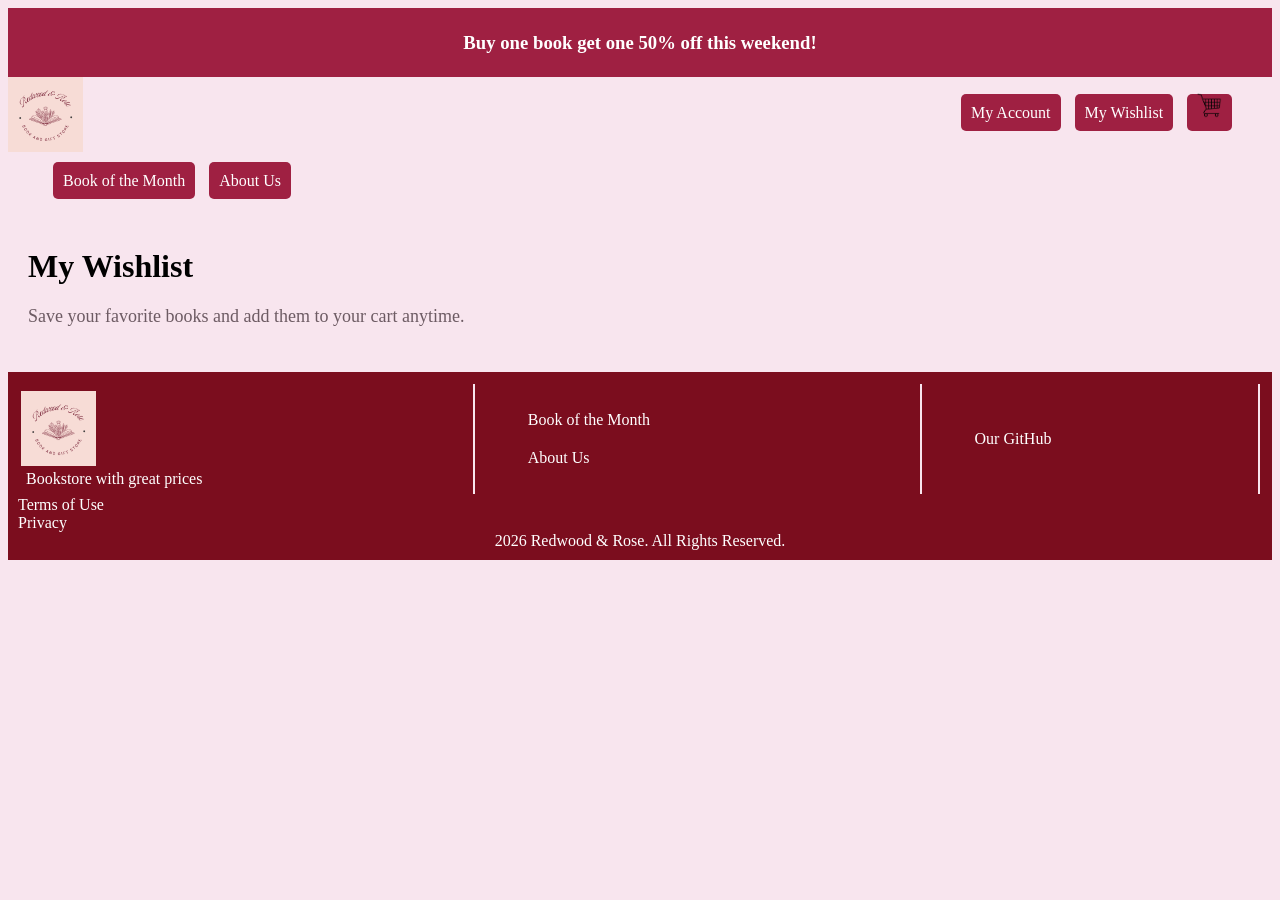
<file: wishlistpage.html>
<!DOCTYPE html>
<html lang="en">
    <head>
        <meta charset="utf-8">
        <title>Bookstore</title>
        <!--Link your css or javasrcipt here-->
        <link rel="icon" href=" images/favicon.ico">
        <link rel="stylesheet" href=" css/styling.css">
        <link rel="stylesheet" href=" css/wishlist-about-us.css">
        
    </head>
    <body>
        <div id="main-header">
            <div class="overhead-banner">
                <h3>Buy one book get one 50% off this weekend!</h3>
            </div>
            <!--create a logo-->
            <nav class="profile">
                <a href=" index.html"><img src=" images/logo.png" alt="Logo"></a>
                <ul>
                    <li><a href="my-account.html">My Account</a></li>
                    <li><a href="wishlistpage.html">My Wishlist</a></li>
                    <li><a href="shopping-cart.html"><img id="icon" src=" images/shopping-cart.png"></a></li>
                </ul>
                
            </nav>
            
            <nav class="pages">
                <ul>
                    <li><a href="book-of-the-month.html">Book of the Month</a></li>
                    <li><a href="aboutus.html"> About Us</a></li>
                    <!--Add your pages link here-->
                </ul>
            </nav>
        </div>
        
        <main id="wishlist-page">
        <h1>My Wishlist</h1>
        <p class="wishlist-subtitle">Save your favorite books and add them to your cart anytime.</p>
        <p id="wishlist-count"></p>
        <div id="wishlist-container">
            

            <div class="book-card">
                <img src=" images/images.jpeg" alt="Book">
                <h3>A court of thorns and roses</h3>
                <p>$15.99</p>
                <button class="add-cart">Add to Cart</button>
                <button class="remove">Remove</button>
            </div>

            <div class="book-card">
                <img src=" images/book2.jpeg" alt="Book">
                <h3>Hasta que Caiga la luna</h3>
                <p>$12.99</p>
                <button class="add-cart">Add to Cart</button>
                <button class="remove">Remove</button>
            </div>

                <div class="book-card">
                    <img src="
                     images/book3.jpeg" alt="Book">
                    <h3>El corazon del Rey</h3>
                    <p>$14.99</p>
                    <button class="add-cart">Add to Cart</button>
                    <button class="remove">Remove</button>  

        </div>
        </div>

            

        </main>
        <footer>
            <table>
                <thead>

                </thead>
                <tfoot>

                </tfoot>
                <tbody>
                    <tr>
                        <td><!--coloumn 1-->
                            <img src=" images/logo.png" alt="logo"><br>
                            <p>Bookstore with great prices</p>
                        </td>
                        <td><!--column 2-->
                            <!--second page nav bar-->
                            <nav class="secondary-nav">
                                <ul>
                                    <li><a href="book-of-the-month.html">Book of the Month</a></li>
                                    <li><a href="aboutus.html"> About Us</a></li>
                                    <!--Add your pages link here-->
                                </ul>
                            </nav>
                        </td>
                        <td><!--coloumn 3-->
                            <nav class="social-nav">
                                <ul>
                                    <li><a href="https://github.com/adrianacuan98-prog/Web-Programming-project">Our GitHub</a></li>
                                    <!--add social links here-->
                                </ul>
                            </nav>
                        </td>
                    </tr>
                </tbody>
            </table>
            

            
            <a href="termsofuse.html">Terms of Use</a><br>
            <a href="privacy.html">Privacy</a><br>
            <div class="copyright">
                <p> 2026 Redwood & Rose. All Rights Reserved.</p>
            </div>
        </footer>

        <!--Javascript scripts here-->
        <script src=" javascript/wishlistpage.js"></script>
        <script src=" javascript/script.js"></script>
        <!-- <link rel="javascript" href="javasfiles/whislistjava.js"> -->
        

    </body>
</html>
</file>
<file: css/styling.css>
:root{
    --mainbg-color: #f8e5ee;
    --button-color: #9f2042; /*cherryrose*/
    --tertiary-color: #7B0D1E;
}

body{
    background-color: var(--mainbg-color);
}
.profile img, table img{
    width: 75px;
    height:75px;
}
.profile a{
    color:white;
    text-decoration: none;
}
.profile li{
    display:inline;
    margin: 0px 5px;
    background-color: var(--button-color);
    padding: 10px;
    border-radius: 5px;
}
#icon{
   height: 25px;
   width: 25px; 
}
.pages a{
    color:white;
    text-decoration: none;
}
.pages li{
    display: inline;
    background-color: var(--button-color);
    padding: 10px;
    border-radius: 5px;
    margin: 0px 5px;
}
.profile ul{
    /* margin-left: 1500px; */
    margin-left: auto;
    width:25%;
}
.profile{
    display: flex;
    flex-direction: row;
}

.overhead-banner{
    text-align: center;
    background-color: var(--button-color);
    padding: 5px;
    color:white;
}

/*footer*/

footer{
    background-color: var(--tertiary-color);
    color:white;
    padding: 10px;
}
footer p{
    display: inline;
    margin: 0px 5px;
}
table{
    margin:auto;
    width:100%;
}
table a, footer a{
    text-decoration: none;
    color:white;
}
table li{
    list-style: none;
    padding: 10px;
}
td{
    border-right: 2px solid var(--mainbg-color);
}
.copyright{
    text-align: center;
}
a:hover{
    text-decoration:underline;
}
</file>
<file: css/home-page-css.css>
:root{

}

.books img{
    width: 115.2px;
    height: 180px;
}
.books{
    padding:10px;
    width:200px;
    height: 400px;
}
.books p{
    width: 125px;
    
}
.team-fav-books, .best-seller, .classics{
    display:flex;
    flex-direction: row;
}


.slideshow{
    box-sizing:border-box;
    max-width: 1080px;
    position:relative;
    margin: auto;
}
.slide{
    display:none;
}
.previous, .next{
    position: absolute;
    top: 50%;

    width: auto;
    margin-top: -22px; 
    padding: 10px;
    
    color: var(--tertiary-color);

    font-weight: bold;
    font-size: 18px;
    transition: 0.6 ease; 
    user-select: none; /*wheter or not user can select text*/
}
.next{
    right: 0;
    border-radius: 3px 0px 0px 3px;
}
.previous:hover, .next:hover{
    background-color: lavenderblush;
}
.slide p{
    color: white;
    padding: 8px 12px;
    position: absolute;
    top: 0;
}
.dot{
    height: 15px;
    width: 15px;
    margin:2px;
    background-color: var(--tertiary-color);
    border-radius:50%;
    display: inline;
    transition: background-color 0.6 ease; 
}

.slide img{
    width: 100%;
    height:fit-content;
}

.featured-ad img{
    margin-left: auto;
    margin-right: auto;
    display: block;
    /* width: 1080px;
    height: fit-content; */
}
button{
    background-color: var(--button-color);
    color: var(--mainbg-color);
    font-size: 16px;
    padding: 10px;
    border-radius: 10px;
    transition-duration:0.4s;/*A cleaner transtion instead of static*/
    
}
button:hover{
    background-color: var(--mainbg-color);
    color: var(--button-color);
    box-shadow: 0 8px 16px 0 rgba(0, 0, 0, 0.6);
}
#heart-icon{
    width:32px;
    height: 32px;
}
main{
    margin:0px 30px 0px 30px;
}
h1{
    background-color: white;
    color: var(--tertiary-color);
    border-radius: 8px;
    padding: 10px;
}
.bottom-section{
    display:flex;
    flex-direction: row;
    justify-content: space-evenly;
    background-color: white;
    border-radius: 8px;
    margin-bottom: 20px;
}
.WSWU h2, .newsletter h2{
    color: var(--tertiary-color);
}
.newsletter input[type=email]{
    margin: 10px 0px 10px 0px;
    border-radius:8px;
    padding:10px;
}
</file>
<file: css/book-of-the-month.css>
#book-month-page{
    max-width: 1100px;
    margin: 30px auto;
    padding: 20px;
}

.book-month-banner{
    text-align: center;
    margin-bottom: 30px;
}

.book-month-banner h1{
    color: var(--tertiary-color);
    margin-bottom: 10px;
}

.book-month-banner p{
    font-size: 18px;
}

.book-feature-card{
    display: flex;
    gap: 30px;
    background-color: white;
    padding: 25px;
    border-radius: 12px;
    box-shadow: 0px 2px 8px rgba(0, 0, 0, 0.1);
    flex-wrap: wrap;
    margin-bottom: 30px;
}

.book-image-section{
    flex: 1;
    min-width: 250px;
    text-align: center;
}

.book-image-section img{
    width: 250px;
    height: 380px;
    border-radius: 8px;
}

.book-info-section{
    flex: 2;
    min-width: 280px;
}

.book-info-section h2{
    color: var(--tertiary-color);
    margin-bottom: 10px;
}

.author{
    font-size: 18px;
    margin-bottom: 10px;
}

.price{
    font-size: 22px;
    font-weight: bold;
    color: var(--button-color);
    margin-bottom: 15px;
}

.description{
    line-height: 1.6;
    margin-bottom: 20px;
}

#recommend-btn{
    background-color: var(--button-color);
    color: white;
    border: none;
    padding: 12px 18px;
    border-radius: 6px;
    cursor: pointer;
    margin-bottom: 15px;
}

#recommend-btn:hover{
    background-color: var(--tertiary-color);
}

#recommend-text{
    font-weight: bold;
    color: var(--tertiary-color);
}

.book-extra-info{
    display: flex;
    gap: 20px;
    flex-wrap: wrap;
}

.info-box{
    flex: 1;
    min-width: 200px;
    background-color: white;
    text-align: center;
    padding: 20px;
    border-radius: 10px;
    box-shadow: 0px 2px 8px rgba(0, 0, 0, 0.1);
}

.info-box h3{
    color: var(--button-color);
    margin-bottom: 10px;
}

.info-box p{
    font-size: 18px;
}
</file>
<file: css/checkout.css>
details{
    background-color: white;
    border:3px solid var(--tertiary-color);
    border-radius: 8px;
    margin: 20px;
    width: 900px;
}
details summary{
    font-size:1.25rem;
    color: var(--tertiary-color);
}
input[type=text], input[type=email], input[type=number], select, input[type=month], input[type=radio]{
    margin-bottom: 12px;
    border-radius: 5px;
    padding:10px;

}
/*from the shopping css but woth some tweaks*/
.summary{
    border: 3px solid var(--tertiary-color);
    border-radius: 8px;
    padding: 20px;
    background-color: white;
}
#order-summary td{
    padding: 10px;
    text-align: center;
}
#order-summary{
    width:350px;
    height:auto;
}
button, input[type=submit]{
    background-color: var(--button-color);
    color: var(--mainbg-color);
    font-size: 16px;
    padding: 10px;
    border-radius: 10px;
    transition-duration:0.4s;/*A cleaner transtion instead of static*/
    
}
button:hover, input[type=submit]:hover{
    background-color: var(--mainbg-color);
    color: var(--button-color);
    box-shadow: 0 8px 16px 0 rgba(0, 0, 0, 0.6);
}
input[type=reset]{
     background-color: var(--button-color);
    color: var(--mainbg-color);
    font-size: 16px;
    padding: 10px;
    border-radius: 10px;
    transition-duration:0.4s;
}
input[type=reset]:hover{
    background-color: red;
    color: var(--button-color);
    box-shadow: 0 8px 16px 0 rgba(0, 0, 0, 0.6);
}
.check-page{
        display:flex;
    flex-direction: row;
    justify-content: space-between; /*used this instead of gap for reszing the browser*/
    align-items: flex-start;
}
h1{
    color: var(--tertiary-color);
}
.contact-information, .shipping-address, .shipping-method, .payment{
    padding: 20px;
}
</file>
<file: css/account-page.css>
#account-page{
    max-width: 1100px;
    margin: 30px auto;
    padding: 20px;
}

.account-hero{
    text-align: center;
    margin-bottom: 30px;
}

.account-hero h1{
    color: var(--tertiary-color);
    margin-bottom: 10px;
}

.account-hero p{
    font-size: 18px;
}

.account-layout{
    display: flex;
    gap: 20px;
    margin-bottom: 25px;
    align-items: stretch;
    flex-wrap: wrap;
}

.right-side{
    flex: 1;
    min-width: 320px;
    display: flex;
    flex-direction: column;
    gap: 20px;
}

.account-card{
    background-color: white;
    border-radius: 10px;
    padding: 20px;
    box-shadow: 0px 2px 8px rgba(0, 0, 0, 0.1);
}

.profile-card{
    width: 280px;
    text-align: center;
    display: flex;
    flex-direction: column;
    justify-content: space-between;
    min-height: 100%;
}

.account-avatar{
    width: 120px;
    height: 120px;
    border-radius: 50%;
    margin-bottom: 15px;
}

.profile-card h2,
.info-card h2,
.recent-orders h2{
    color: var(--tertiary-color);
}

.profile-buttons{
    margin-top: 25px;
}

#edit-btn,
#edit-info-btn{
    margin-top: 15px;
    padding: 12px 20px;
    border: none;
    border-radius: 6px;
    background-color: var(--button-color);
    color: white;
    cursor: pointer;
    font-size: 15px;
}

#edit-btn:hover,
#edit-info-btn:hover{
    background-color: var(--tertiary-color);
}

.info-card{
    flex: 1;
}

.info-row{
    margin: 14px 0;
    font-size: 17px;
}

.label{
    font-weight: bold;
    color: var(--tertiary-color);
}

.account-stats{
    display: flex;
    gap: 20px;
    flex-wrap: wrap;
}

.stat-box{
    flex: 1;
    min-width: 180px;
    text-align: center;
}

.stat-box h3{
    color: var(--button-color);
    margin-bottom: 10px;
}

.stat-box p{
    font-size: 20px;
    font-weight: bold;
}

.recent-orders{
    margin-bottom: 20px;
}

.orders-table{
    width: 100%;
    border-collapse: collapse;
    margin-top: 15px;
}

.orders-table th,
.orders-table td{
    padding: 12px;
    text-align: left;
    border-bottom: 1px solid #ddd;
    vertical-align: middle;
}

.orders-table th{
    background-color: var(--button-color);
    color: white;
}

.orders-table tr:hover{
    background-color: #fdf1f6;
}

.status-cell{
    display: flex;
    flex-direction: column;
    gap: 8px;
    min-width: 170px;
}

.status-bar{
    width: 100%;
    height: 10px;
    background-color: #ead1da;
    border-radius: 10px;
    overflow: hidden;
}

.status-fill{
    height: 100%;
    border-radius: 10px;
}

.processing{
    width: 50%;
    background-color: #d48aa0;
}

.shipped{
    width: 80%;
    background-color: #b84c6d;
}

.delivered{
    width: 100%;
    background-color: var(--tertiary-color);
}
</file>
<file: css/privacy.css>
p,ul{
    margin:4px;
}
#p1{
    text-align:center;
    padding:8px;
}
</file>
<file: css/shopping-cart.css>
#shopping-cart /*#order-summary*/{
    border-radius: 5px;
    border: 3px solid var(--tertiary-color);
    padding: 10px;
    background-color: white;
}
#shopping-cart{
    width: 700px;
    height: auto;
    margin-bottom: 20px;
}
#order-summary{
    width: 350px;
    height:auto;
}
#order-summary td{
    padding: 10px;
}
#shopping-cart img{
    width: 96px;
    height: 150px;
}
#shopping-cart td, #order-summary td{
    text-align: center;
}
.shopping-section{
    display:flex;
    flex-direction: row;
    justify-content: space-between; /*used this instead of gap for reszing the browser*/
    align-items: flex-start;
}
#order-summary{
    margin-top: 0;
}
.summary{
    border: 3px solid var(--tertiary-color);
    border-radius: 8px;
    padding: 20px;
    background-color: white;
}
.cart-items h1, .summary h1{
    color: var(--tertiary-color);
    background-color: white;
    padding: 10px;
    text-align:center;
}
button{
    background-color: var(--button-color);
    color: var(--mainbg-color);
    font-size: 16px;
    padding: 10px;
    border-radius: 10px;
    transition-duration:0.4s;/*A cleaner transtion instead of static*/
    
}
button:hover{
    background-color: var(--mainbg-color);
    color: var(--button-color);
    box-shadow: 0 8px 16px 0 rgba(0, 0, 0, 0.6);
}
</file>
<file: css/term.css>
#t{
    text-align:center;
    padding:8px;
}
p,ul
{
  margin:4px;   
}
</file>
<file: css/wishlist-about-us.css>
#wishlist-page {
    padding: 20px;
}

.wishlist-container {
    text-align: left;
   
    
}

.book-card {
    display:inline-block;
    border: 1px solid #ccc;
    padding: 15px;
    width: 200px;
    text-align: center;
    border-radius: 12px;
    background-color: #fff;
    box-shadow: 0 4px 10px rgba(0,0,0,0.08);
    
}
.book-card button {
    padding: 10px 14px;
    margin: 6px 4px;
    border: none;
    border-radius: 8px;
    font-weight: bold;
}
.wishlist-subtitle {
    color: #6d5b63;
    margin-bottom: 25px;
    font-size: 18px;
}

.book-card img {
    width: 100%;
    height: auto;
    border-radius: 8px;
}
#about-page {
    padding: 40px;
}

.about-hero {
    text-align: center;
    padding: 40px 20px;
}

.about-hero h1 {
    font-size: 42px;
    color: #7B0D1E;
    margin-bottom: 10px;
}

.about-hero p {
    font-size: 18px;
    color: #5c4a52;
}



.about-text h2 {
    color: #9f2042;;
    margin-top: 20px;
}

.about-image img {
    width: 320px;
    max-width: 100%;
    border-radius: 12px;
    box-shadow: 0 4px 10px rgba(0,0,0,0.12);
}

.about-values {
    text-align: center;
    margin-top: 50px;
}

.about-values h2 {
    color: #7B0D1E;
    margin-bottom: 30px;
}



.value-card {
    background-color: white;
    border-radius: 12px;
    padding: 20px;
    width: 260px;
    box-shadow: 0 4px 10px rgba(0,0,0,0.08);
}

.value-card h3 {
    color:#7B0D1E ;
    margin-bottom: 10px;
}

.team-section {
    text-align: center;
    margin-top: 50px;
    padding: 30px;
    background-color: #fff4f7;
    border-radius: 12px;
}
</file>
